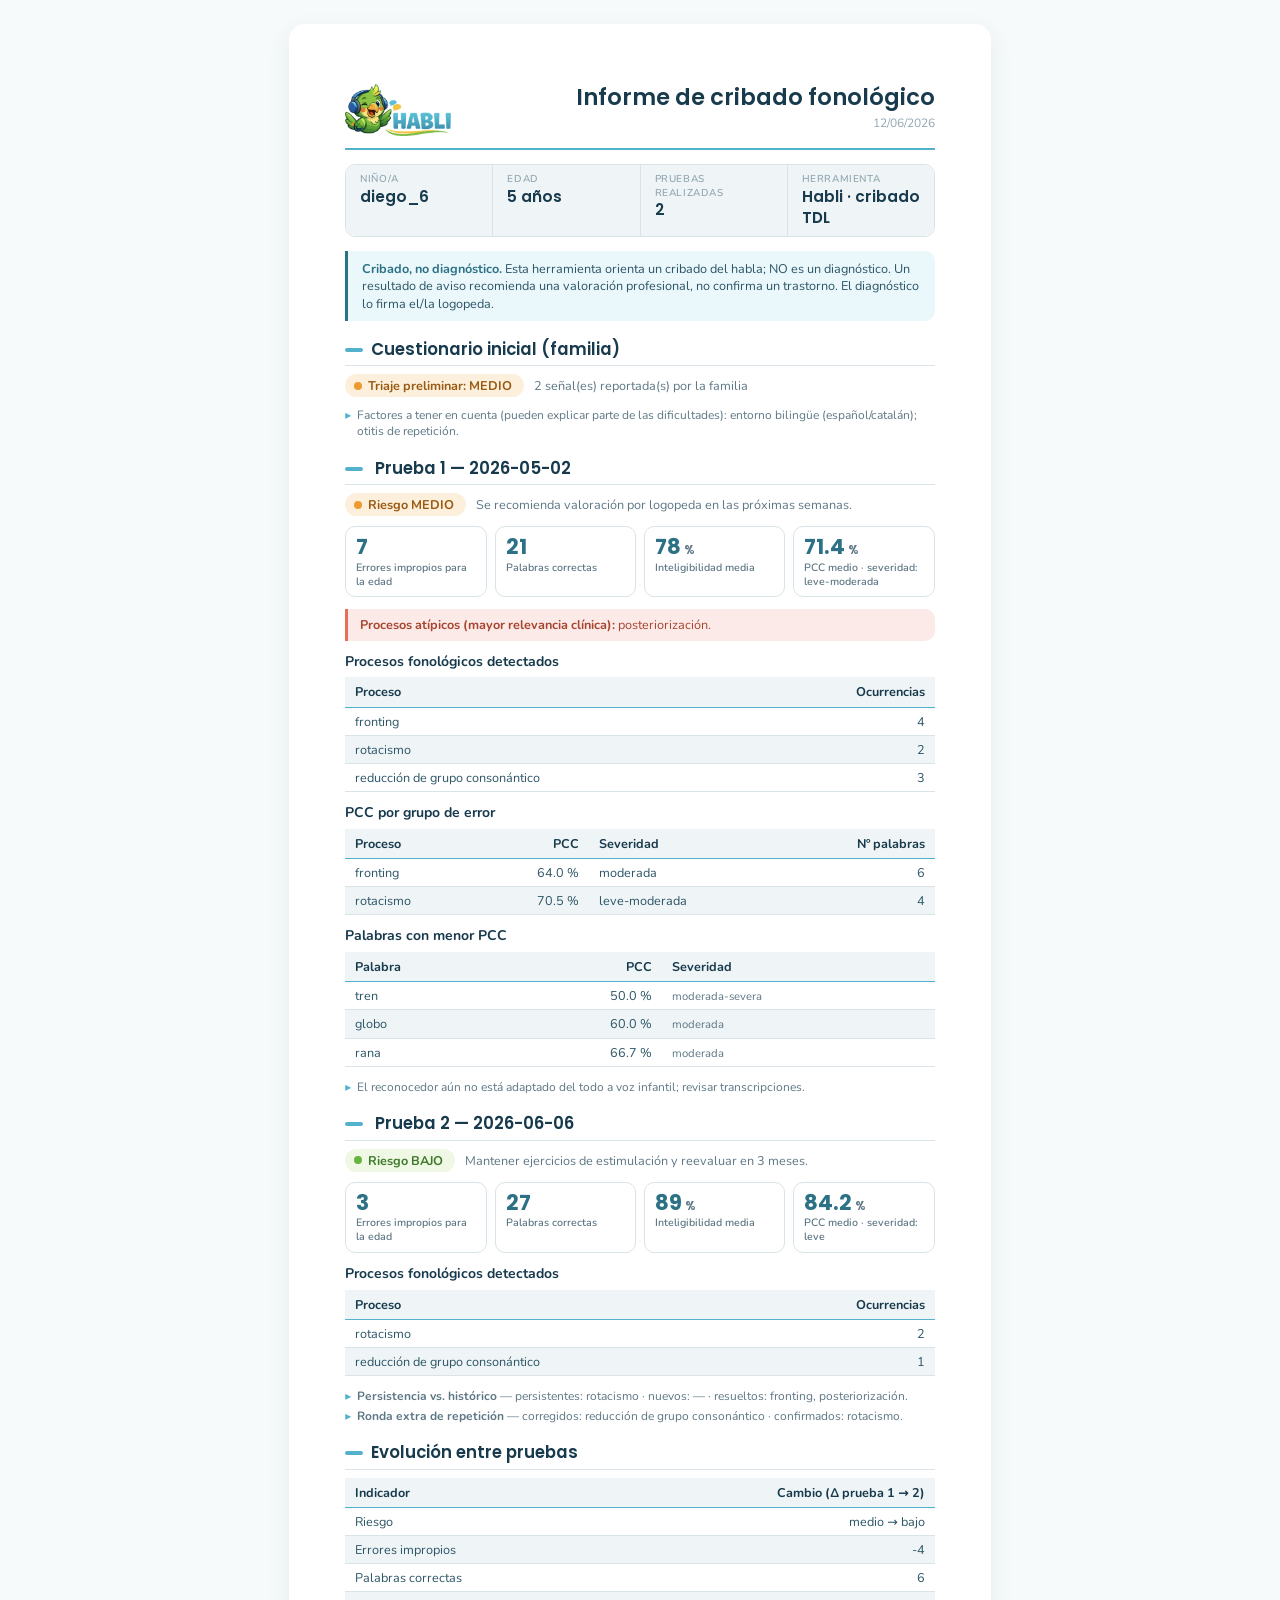
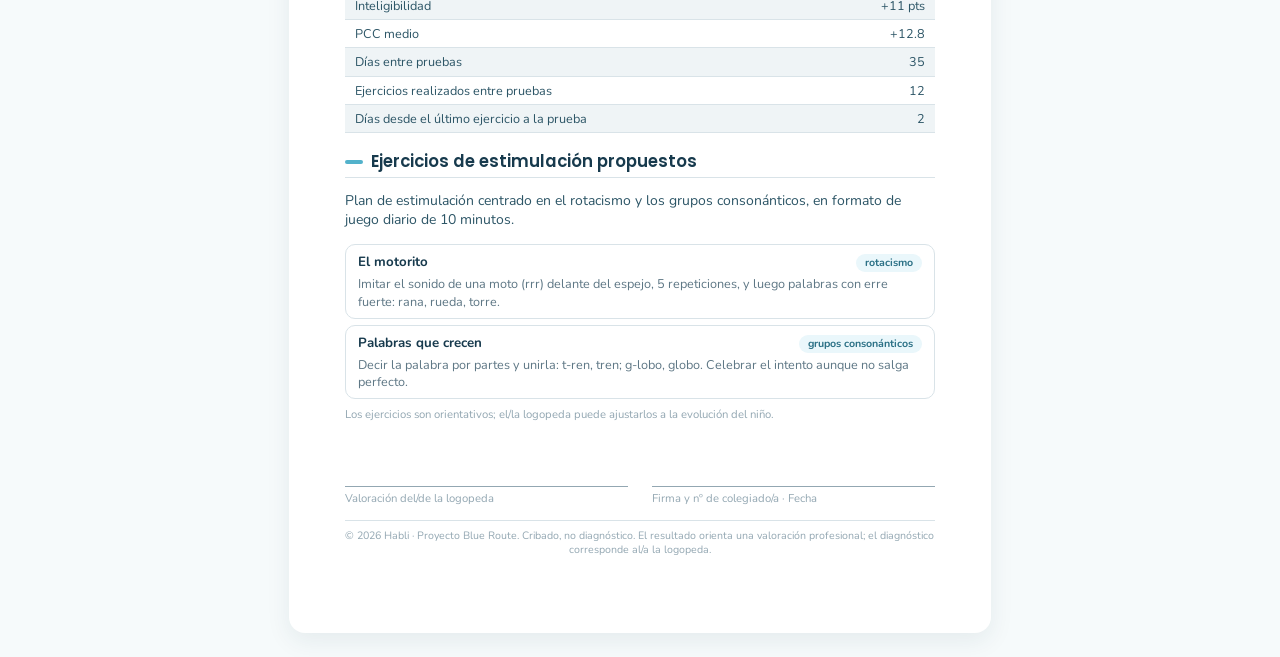
<file: docs/preview_informe_clinico.html>
<!DOCTYPE html>
<html lang="es">
<head>
<meta charset="UTF-8">
<title>Informe de cribado fonológico — Habli</title>
<!--
  Plantilla Jinja2 del informe clínico de Habli (modo clínico / logopeda).
  Identidad: sistema de marca Habli (docs/habli-brand.skill) — azul como único
  acento, sin Lali, Poppins en títulos/cifras y Nunito en cuerpo.

  Contexto esperado (mismo dict que app.informe_pdf.generar_pdf):
    { alias, edad, fecha, encuadre, screening, pruebas[], evolucion, ejercicios,
      logo_src (opcional: ruta o data-URI del logo oficial) }

  Render a PDF: Jinja2 + navegador (Chromium headless / Playwright) o WeasyPrint.
-->
<link rel="preconnect" href="https://fonts.googleapis.com">
<link href="https://fonts.googleapis.com/css2?family=Poppins:wght@600;700&family=Nunito:wght@400;600;700;800&display=swap" rel="stylesheet">
<style>
  /* ============ Tokens Habli (assets/tokens/habli-tokens.css) ============ */
  :root {
    --habli-azul-700: #2C7186;
    --habli-azul-500: #52B2CB;
    --habli-azul-200: #C4E8F2;
    --habli-azul-50:  #EAF7FB;
    --habli-verde-500: #66B43F;
    --habli-verde-50:  #EFF8E4;
    --habli-tinta-900: #173A4D;
    --habli-tinta-700: #2C5566;
    --habli-gris-500:  #5E7785;
    --habli-gris-400:  #93A7B2;
    --habli-gris-200:  #D9E3E8;
    --habli-gris-100:  #EFF4F6;
    --habli-fondo:     #F6FAFB;
    --habli-blanco:    #FFFFFF;
    --habli-riesgo-bajo:  #66B43F;
    --habli-riesgo-medio: #EF9A30;
    --habli-riesgo-alto:  #E5705A;
    --habli-fuente-titulo: "Poppins", "Nunito", "Trebuchet MS", sans-serif;
    --habli-fuente-texto:  "Nunito", "Poppins", system-ui, sans-serif;
    --habli-radio-sm: 10px;
    --habli-radio-md: 16px;
    --habli-sombra-sm: 0 2px 6px rgba(23, 58, 77, 0.06);
  }

  /* ============ Página / impresión ============ */
  @page { size: A4; margin: 16mm 15mm 12mm 15mm; }
  * { box-sizing: border-box; }
  html, body { margin: 0; padding: 0; }
  body {
    font-family: var(--habli-fuente-texto);
    font-size: 10.5pt;
    line-height: 1.35;
    color: var(--habli-tinta-700);
    background: var(--habli-blanco);
  }
  @media screen {
    body { background: var(--habli-fondo); }
    .hoja {
      max-width: 186mm; margin: 24px auto; padding: 16mm 15mm 20mm;
      background: var(--habli-blanco); border-radius: var(--habli-radio-md);
      box-shadow: 0 8px 24px rgba(23, 58, 77, 0.08);
    }
  }
  @media print {
    .hoja { padding: 0; }
    .no-romper { break-inside: avoid; }
    body { -webkit-print-color-adjust: exact; print-color-adjust: exact; }
    /* Pie legal en TODAS las hojas: position:fixed se repite en cada página
       impresa (Chromium) y el tfoot espaciador reserva su hueco al final de
       cada página para que el contenido nunca lo pise. */
    footer.pie {
      position: fixed; bottom: 0; left: 0; right: 0;
      margin: 0; padding-top: 6px; background: var(--habli-blanco);
    }
    .pie-espaciador td { height: 15mm; padding: 0; border: none; }
  }
  @media screen {
    .pie-espaciador { display: none; }
  }

  /* Tabla estructural (contenido + espaciador del pie); sin estilo visual. */
  table.doc-tabla { width: 100%; border-collapse: collapse; }
  table.doc-tabla > tbody > tr > td { padding: 0; }

  /* ============ Cabecera ============ */
  header.cabecera {
    display: flex; justify-content: space-between; align-items: flex-start;
    padding-bottom: 12px; margin-bottom: 14px;
    border-bottom: 2.5px solid var(--habli-azul-500);
  }
  .cabecera img.logo { height: 52px; width: auto; }
  .cabecera .titulo { text-align: right; }
  .cabecera h1 {
    font-family: var(--habli-fuente-titulo); font-weight: 600;
    font-size: 17pt; line-height: 1.2; color: var(--habli-tinta-900); margin: 0;
  }
  .cabecera .fecha {
    font-size: 9pt; color: var(--habli-gris-400); margin-top: 3px;
  }

  /* ============ Ficha del paciente ============ */
  .ficha {
    display: flex; gap: 0; border: 1px solid var(--habli-gris-200);
    border-radius: var(--habli-radio-sm); overflow: hidden; margin-bottom: 14px;
  }
  .ficha .campo { flex: 1; padding: 8px 14px; background: var(--habli-gris-100); }
  .ficha .campo + .campo { border-left: 1px solid var(--habli-gris-200); }
  .ficha .etiqueta {
    font-size: 7.5pt; font-weight: 600; text-transform: uppercase;
    letter-spacing: 0.06em; color: var(--habli-gris-400);
  }
  .ficha .valor {
    font-family: var(--habli-fuente-titulo); font-weight: 600;
    font-size: 11.5pt; color: var(--habli-tinta-900);
  }

  /* ============ Encuadre (cribado, no diagnóstico) ============ */
  .encuadre {
    background: var(--habli-azul-50); border-left: 3px solid var(--habli-azul-700);
    border-radius: 0 var(--habli-radio-sm) var(--habli-radio-sm) 0;
    padding: 9px 14px; margin-bottom: 16px;
    font-size: 9.5pt; color: var(--habli-tinta-700);
  }
  .encuadre strong { color: var(--habli-azul-700); }

  /* ============ Secciones ============ */
  h2.seccion {
    font-family: var(--habli-fuente-titulo); font-weight: 600;
    font-size: 12.5pt; color: var(--habli-tinta-900);
    margin: 18px 0 8px; padding-bottom: 4px;
    border-bottom: 1px solid var(--habli-gris-200);
  }
  h2.seccion::before {
    content: ""; display: inline-block; width: 18px; height: 4px;
    border-radius: 2px; background: var(--habli-azul-500);
    margin-right: 8px; vertical-align: 3px;
  }
  h3.subseccion {
    font-family: var(--habli-fuente-texto); font-weight: 700;
    font-size: 10.5pt; color: var(--habli-tinta-900); margin: 12px 0 6px;
  }

  /* ============ Chips de riesgo (siempre con texto) ============ */
  .chip {
    display: inline-flex; align-items: center; gap: 6px;
    font-family: var(--habli-fuente-texto); font-weight: 700; font-size: 9.5pt;
    padding: 3px 12px 3px 9px; border-radius: 999px; white-space: nowrap;
  }
  .chip .punto { width: 8px; height: 8px; border-radius: 50%; flex: none; }
  .chip.riesgo-bajo  { background: var(--habli-verde-50); color: #3E7A2A; }
  .chip.riesgo-bajo .punto  { background: var(--habli-riesgo-bajo); }
  .chip.riesgo-medio { background: #FCF0DC; color: #9A5A12; }
  .chip.riesgo-medio .punto { background: var(--habli-riesgo-medio); }
  .chip.riesgo-alto  { background: #FBEAE7; color: #A8442F; }
  .chip.riesgo-alto .punto  { background: var(--habli-riesgo-alto); }

  .linea-riesgo {
    display: flex; align-items: center; gap: 10px; flex-wrap: wrap;
    margin: 6px 0 10px;
  }
  .linea-riesgo .recomendacion { font-size: 9.5pt; color: var(--habli-gris-500); }

  /* ============ Cifras clave (KPI) ============ */
  .kpis {
    display: flex; gap: 8px; margin: 8px 0 12px;
  }
  .kpi {
    flex: 1; border: 1px solid var(--habli-gris-200);
    border-radius: var(--habli-radio-sm); padding: 8px 10px 7px;
    background: var(--habli-blanco);
  }
  .kpi .cifra {
    font-family: var(--habli-fuente-titulo); font-weight: 700;
    font-size: 16pt; line-height: 1.1; color: var(--habli-azul-700);
  }
  .kpi .cifra small { font-size: 9pt; font-weight: 600; color: var(--habli-gris-500); }
  .kpi .nombre { font-size: 8pt; font-weight: 600; color: var(--habli-gris-500); margin-top: 2px; }

  /* ============ Tablas de datos ============ */
  table.datos { width: 100%; border-collapse: collapse; margin: 6px 0 12px; font-size: 9.5pt; }
  .datos thead th {
    font-family: var(--habli-fuente-texto); font-weight: 700;
    color: var(--habli-tinta-900); background: var(--habli-gris-100);
    text-align: left; padding: 6px 10px;
    border-bottom: 1.5px solid var(--habli-azul-500);
  }
  .datos tbody td {
    padding: 5px 10px; border-bottom: 1px solid var(--habli-gris-200);
    color: var(--habli-tinta-700); vertical-align: top;
  }
  .datos tbody tr:nth-child(even) td { background: var(--habli-gris-100); }
  .datos td.num, .datos th.num { text-align: right; font-variant-numeric: tabular-nums; }
  .datos td .sev { font-size: 8.5pt; color: var(--habli-gris-500); }

  /* ============ Avisos y callouts ============ */
  .callout-atipico {
    background: #FBEAE7; border-left: 3px solid var(--habli-riesgo-alto);
    border-radius: 0 var(--habli-radio-sm) var(--habli-radio-sm) 0;
    padding: 7px 12px; margin: 8px 0; font-size: 9.5pt; color: #A8442F;
  }
  .aviso {
    font-size: 9pt; color: var(--habli-gris-500); margin: 4px 0;
    padding-left: 12px; position: relative;
  }
  .aviso::before { content: "▸"; position: absolute; left: 0; color: var(--habli-azul-500); }

  /* ============ Evolución ============ */
  .delta-tabla td.delta-mejor { color: #3E7A2A; font-weight: 700; }
  .delta-tabla td.delta-peor  { color: #A8442F; font-weight: 700; }

  /* ============ Ejercicios ============ */
  .ejercicio {
    border: 1px solid var(--habli-gris-200); border-radius: var(--habli-radio-sm);
    padding: 8px 12px; margin: 6px 0; background: var(--habli-blanco);
  }
  .ejercicio .cab { display: flex; justify-content: space-between; align-items: baseline; gap: 8px; }
  .ejercicio .titulo-ej { font-weight: 700; color: var(--habli-tinta-900); font-size: 10pt; }
  .ejercicio .proceso-ej {
    font-size: 8pt; font-weight: 700; color: var(--habli-azul-700);
    background: var(--habli-azul-50); border-radius: 999px; padding: 2px 9px;
    white-space: nowrap;
  }
  .ejercicio .actividad-ej { font-size: 9.5pt; color: var(--habli-gris-500); margin-top: 3px; }
  .nota { font-size: 8.5pt; color: var(--habli-gris-400); margin-top: 8px; }

  /* ============ Firma ============ */
  .firma {
    display: flex; gap: 24px; margin-top: 20px; break-inside: avoid;
  }
  .firma .bloque { flex: 1; }
  .firma .linea {
    border-bottom: 1px solid var(--habli-gris-400); height: 44px; margin-bottom: 4px;
  }
  .firma .rotulo { font-size: 8.5pt; color: var(--habli-gris-400); }

  /* ============ Pie legal ============ */
  footer.pie {
    margin-top: 14px; padding-top: 8px; break-inside: avoid;
    border-top: 1px solid var(--habli-gris-200);
    font-size: 8pt; color: var(--habli-gris-400); text-align: center;
  }
</style>
</head>
<body>
<div class="hoja">
<table class="doc-tabla">
  <!-- El tfoot se repite al final de CADA página impresa y reserva el hueco
       del pie legal fijo. No es visible en pantalla. -->
  <tfoot class="pie-espaciador"><tr><td></td></tr></tfoot>
  <tbody><tr><td>

  <!-- ===================== Cabecera ===================== -->
  <header class="cabecera">
    <img class="logo" src="../src/app/static/brand/habli-logo.png" alt="Habli">
    <div class="titulo">
      <h1>Informe de cribado fonológico</h1>
      <div class="fecha">12/06/2026</div>
    </div>
  </header>

  <!-- ===================== Ficha del paciente ===================== -->
  <div class="ficha no-romper">
    <div class="campo">
      <div class="etiqueta">Niño/a</div>
      <div class="valor">diego_6</div>
    </div>
    <div class="campo">
      <div class="etiqueta">Edad</div>
      <div class="valor">5 años</div>
    </div>
    <div class="campo">
      <div class="etiqueta">Pruebas realizadas</div>
      <div class="valor">2</div>
    </div>
    <div class="campo">
      <div class="etiqueta">Herramienta</div>
      <div class="valor">Habli · cribado TDL</div>
    </div>
  </div>

  <!-- ===================== Encuadre ===================== -->
  <div class="encuadre no-romper">
    <strong>Cribado, no diagnóstico.</strong>
    Esta herramienta orienta un cribado del habla; NO es un diagnóstico.
    Un resultado de aviso recomienda una valoración profesional, no confirma un trastorno.
    El diagnóstico lo firma el/la logopeda.
  </div>

  <!-- ===================== Cuestionario inicial (familia) ===================== -->
  
  <section class="no-romper">
    <h2 class="seccion">Cuestionario inicial (familia)</h2>
    <div class="linea-riesgo">
      <span class="chip riesgo-medio">
        <span class="punto"></span>
        Triaje preliminar: MEDIO
      </span>
      <span class="recomendacion">2 señal(es) reportada(s) por la familia</span>
    </div>
    
    <p class="aviso">Factores a tener en cuenta (pueden explicar parte de las dificultades):
      entorno bilingüe (español/catalán); otitis de repetición.</p>
    
  </section>
  

  <!-- ===================== Pruebas de audio ===================== -->
  
  
  
  <section>
    <h2 class="seccion">
      Prueba 1 — 2026-05-02
    </h2>

    <div class="linea-riesgo no-romper">
      <span class="chip riesgo-medio">
        <span class="punto"></span>
        Riesgo MEDIO
      </span>
      <span class="recomendacion">Se recomienda valoración por logopeda en las próximas semanas.</span>
    </div>

    <div class="kpis no-romper">
      <div class="kpi">
        <div class="cifra">7</div>
        <div class="nombre">Errores impropios para la edad</div>
      </div>
      <div class="kpi">
        <div class="cifra">21</div>
        <div class="nombre">Palabras correctas</div>
      </div>
      <div class="kpi">
        <div class="cifra">78<small> %</small></div>
        <div class="nombre">Inteligibilidad media</div>
      </div>
      <div class="kpi">
        <div class="cifra">71.4<small> %</small></div>
        <div class="nombre">PCC medio · severidad: leve-moderada</div>
      </div>
    </div>

    
    <div class="callout-atipico no-romper">
      <strong>Procesos atípicos (mayor relevancia clínica):</strong>
      posteriorización.
    </div>
    

    
    <h3 class="subseccion">Procesos fonológicos detectados</h3>
    <table class="datos no-romper">
      <thead><tr><th>Proceso</th><th class="num">Ocurrencias</th></tr></thead>
      <tbody>
        
        <tr><td>fronting</td><td class="num">4</td></tr>
        
        <tr><td>rotacismo</td><td class="num">2</td></tr>
        
        <tr><td>reducción de grupo consonántico</td><td class="num">3</td></tr>
        
      </tbody>
    </table>
    

    
    <h3 class="subseccion">PCC por grupo de error</h3>
    <table class="datos no-romper">
      <thead><tr><th>Proceso</th><th class="num">PCC</th><th>Severidad</th><th class="num">Nº palabras</th></tr></thead>
      <tbody>
        
        <tr>
          <td>fronting</td>
          <td class="num">64.0 %</td>
          <td>moderada</td>
          <td class="num">6</td>
        </tr>
        
        <tr>
          <td>rotacismo</td>
          <td class="num">70.5 %</td>
          <td>leve-moderada</td>
          <td class="num">4</td>
        </tr>
        
      </tbody>
    </table>
    

    
    <h3 class="subseccion">Palabras con menor PCC</h3>
    <table class="datos no-romper">
      <thead><tr><th>Palabra</th><th class="num">PCC</th><th>Severidad</th></tr></thead>
      <tbody>
        
        <tr><td>tren</td><td class="num">50.0 %</td><td><span class="sev">moderada-severa</span></td></tr>
        
        <tr><td>globo</td><td class="num">60.0 %</td><td><span class="sev">moderada</span></td></tr>
        
        <tr><td>rana</td><td class="num">66.7 %</td><td><span class="sev">moderada</span></td></tr>
        
      </tbody>
    </table>
    

    

    

    
    <p class="aviso">El reconocedor aún no está adaptado del todo a voz infantil; revisar transcripciones.</p>
    
  </section>
  
  
  
  <section>
    <h2 class="seccion">
      Prueba 2 — 2026-06-06
    </h2>

    <div class="linea-riesgo no-romper">
      <span class="chip riesgo-bajo">
        <span class="punto"></span>
        Riesgo BAJO
      </span>
      <span class="recomendacion">Mantener ejercicios de estimulación y reevaluar en 3 meses.</span>
    </div>

    <div class="kpis no-romper">
      <div class="kpi">
        <div class="cifra">3</div>
        <div class="nombre">Errores impropios para la edad</div>
      </div>
      <div class="kpi">
        <div class="cifra">27</div>
        <div class="nombre">Palabras correctas</div>
      </div>
      <div class="kpi">
        <div class="cifra">89<small> %</small></div>
        <div class="nombre">Inteligibilidad media</div>
      </div>
      <div class="kpi">
        <div class="cifra">84.2<small> %</small></div>
        <div class="nombre">PCC medio · severidad: leve</div>
      </div>
    </div>

    

    
    <h3 class="subseccion">Procesos fonológicos detectados</h3>
    <table class="datos no-romper">
      <thead><tr><th>Proceso</th><th class="num">Ocurrencias</th></tr></thead>
      <tbody>
        
        <tr><td>rotacismo</td><td class="num">2</td></tr>
        
        <tr><td>reducción de grupo consonántico</td><td class="num">1</td></tr>
        
      </tbody>
    </table>
    

    

    

    
    
    <p class="aviso"><strong>Persistencia vs. histórico</strong> — persistentes:
      rotacismo · nuevos:
      — · resueltos:
      fronting, posteriorización.</p>
    

    
    <p class="aviso"><strong>Ronda extra de repetición</strong> — corregidos:
      reducción de grupo consonántico · confirmados:
      rotacismo.</p>
    

    
  </section>
  

  <!-- ===================== Evolución entre pruebas ===================== -->
  
  
  <section class="no-romper">
    <h2 class="seccion">Evolución entre pruebas</h2>
    <table class="datos delta-tabla">
      <thead><tr><th>Indicador</th><th class="num">Cambio (Δ prueba 1 → 2)</th></tr></thead>
      <tbody>
        <tr><td>Riesgo</td><td class="num">medio → bajo</td></tr>
        <tr><td>Errores impropios</td><td class="num">-4</td></tr>
        <tr><td>Palabras correctas</td><td class="num">6</td></tr>
        <tr><td>Inteligibilidad</td><td class="num">+11 pts</td></tr>
        <tr><td>PCC medio</td><td class="num">+12.8</td></tr>
        <tr><td>Días entre pruebas</td><td class="num">35</td></tr>
        <tr><td>Ejercicios realizados entre pruebas</td><td class="num">12</td></tr>
        <tr><td>Días desde el último ejercicio a la prueba</td><td class="num">2</td></tr>
      </tbody>
    </table>
  </section>
  

  <!-- ===================== Ejercicios propuestos ===================== -->
  
  <section>
    <h2 class="seccion">Ejercicios de estimulación propuestos</h2>
    <p>Plan de estimulación centrado en el rotacismo y los grupos consonánticos, en formato de juego diario de 10 minutos.</p>
    
    <div class="ejercicio no-romper">
      <div class="cab">
        <span class="titulo-ej">El motorito</span>
        <span class="proceso-ej">rotacismo</span>
      </div>
      <div class="actividad-ej">Imitar el sonido de una moto (rrr) delante del espejo, 5 repeticiones, y luego palabras con erre fuerte: rana, rueda, torre.</div>
    </div>
    
    <div class="ejercicio no-romper">
      <div class="cab">
        <span class="titulo-ej">Palabras que crecen</span>
        <span class="proceso-ej">grupos consonánticos</span>
      </div>
      <div class="actividad-ej">Decir la palabra por partes y unirla: t-ren, tren; g-lobo, globo. Celebrar el intento aunque no salga perfecto.</div>
    </div>
    
    <p class="nota">Los ejercicios son orientativos; el/la logopeda puede ajustarlos a la evolución del niño.</p>
  </section>
  

  <!-- ===================== Valoración y firma del logopeda ===================== -->
  <section class="firma">
    <div class="bloque">
      <div class="linea"></div>
      <div class="rotulo">Valoración del/de la logopeda</div>
    </div>
    <div class="bloque">
      <div class="linea"></div>
      <div class="rotulo">Firma y nº de colegiado/a · Fecha</div>
    </div>
  </section>

  </td></tr></tbody>
</table>

  <!-- ===================== Pie legal (todas las hojas al imprimir) ===================== -->
  <footer class="pie">
    © 2026 Habli · Proyecto Blue Route. Cribado, no diagnóstico.
    El resultado orienta una valoración profesional; el diagnóstico corresponde al/a la logopeda.
  </footer>

</div>
</body>
</html>
</file>
